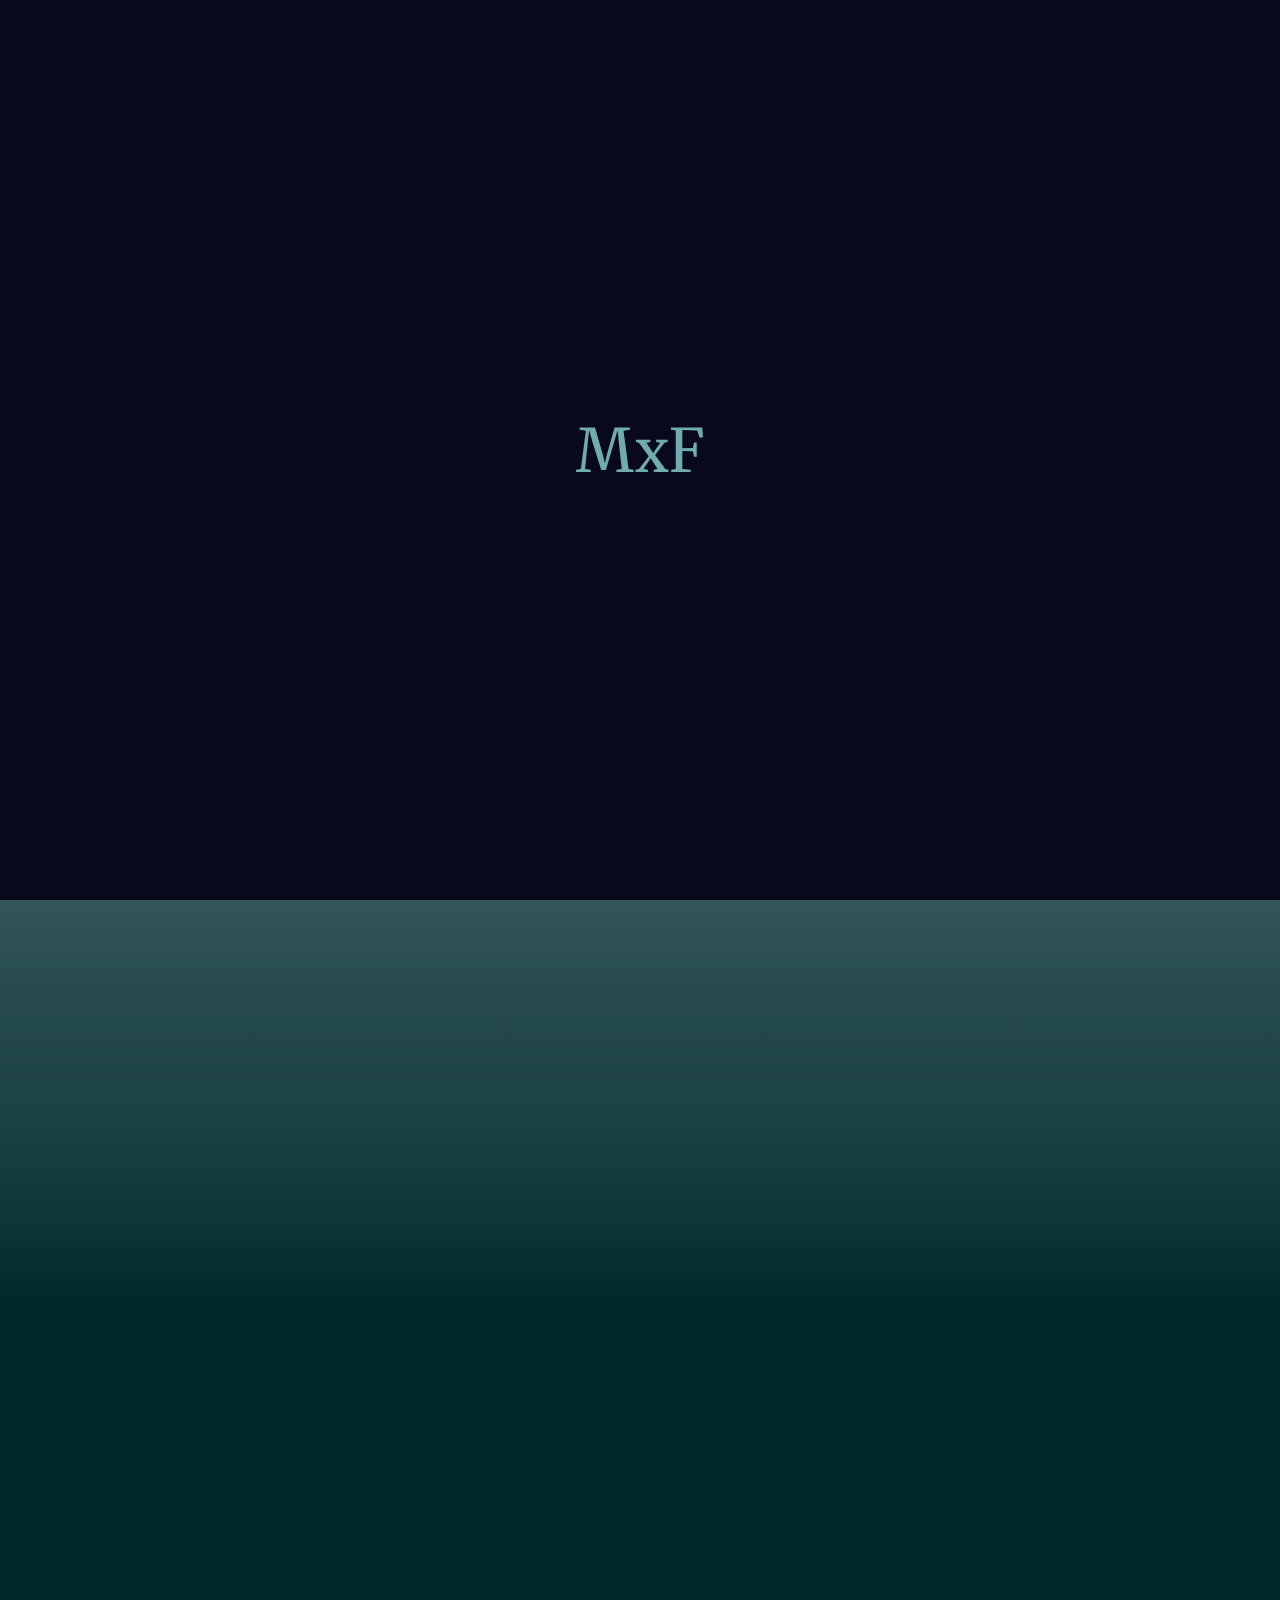
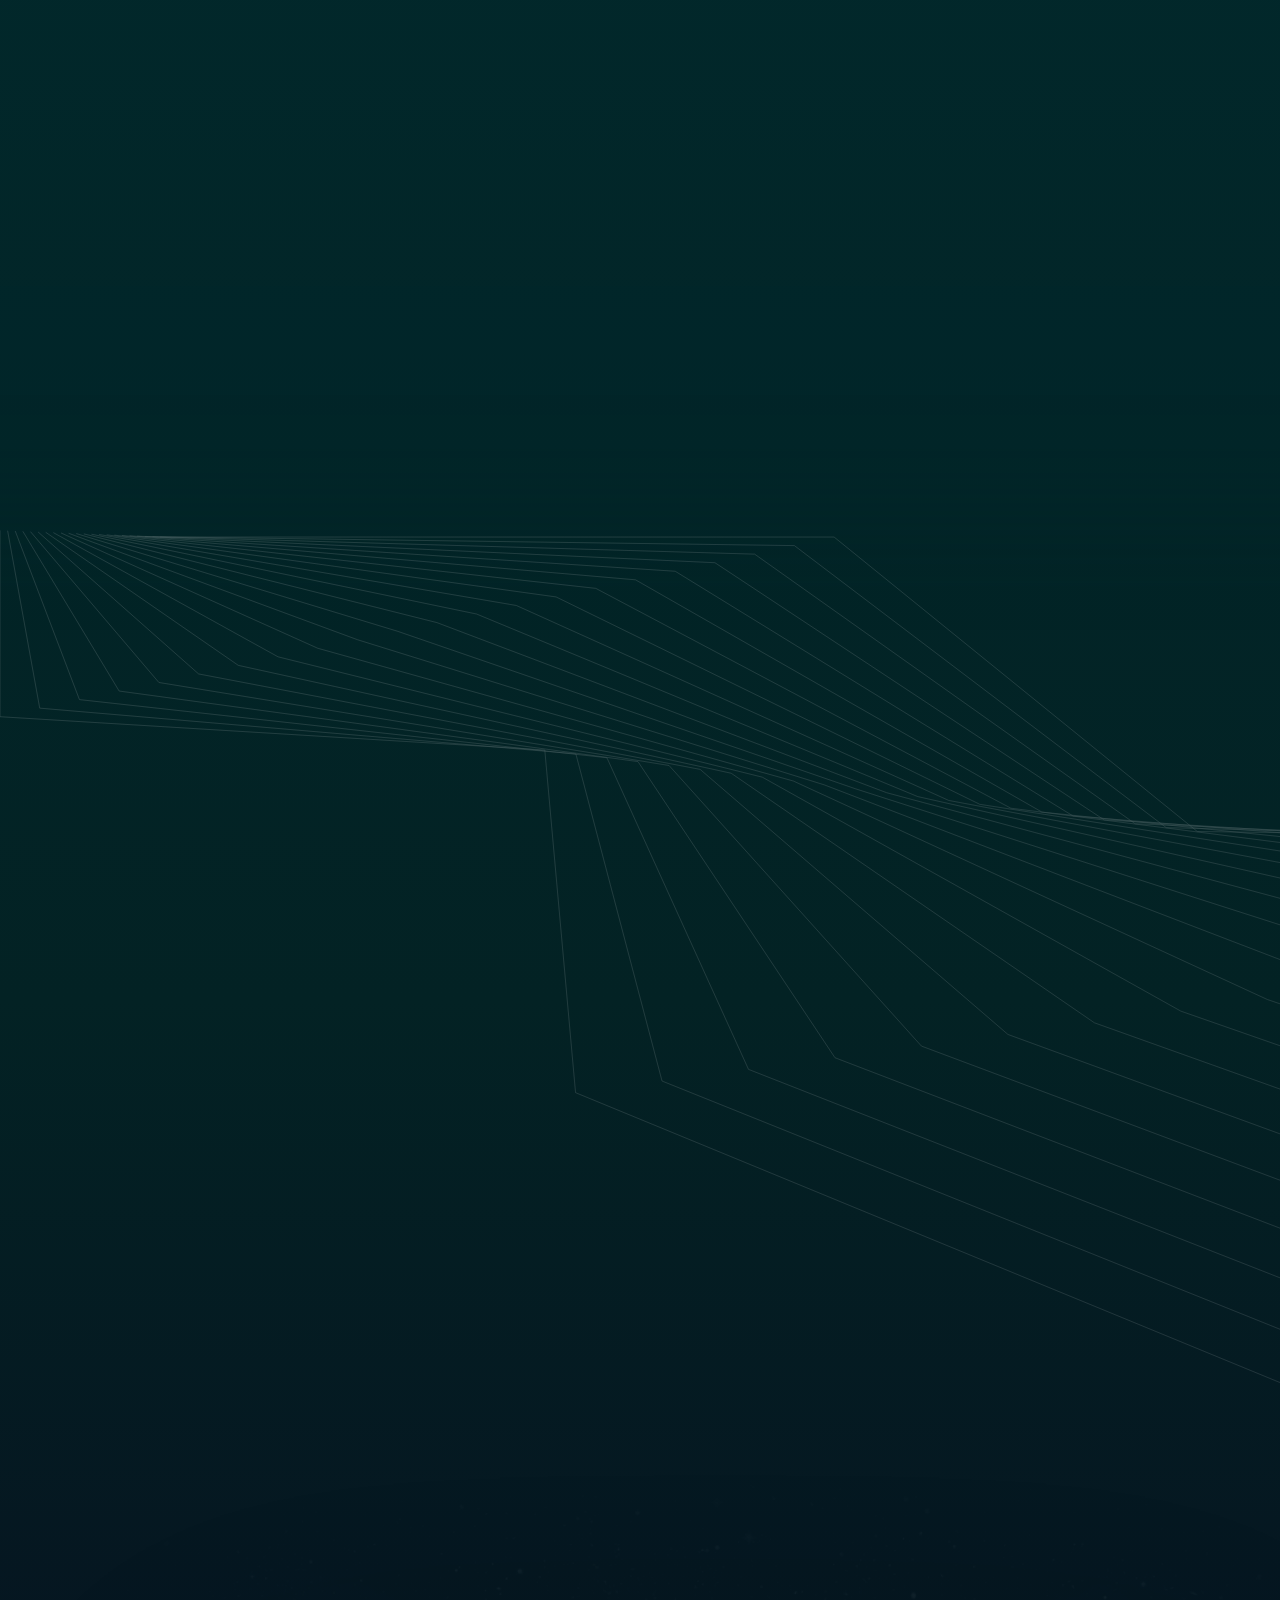
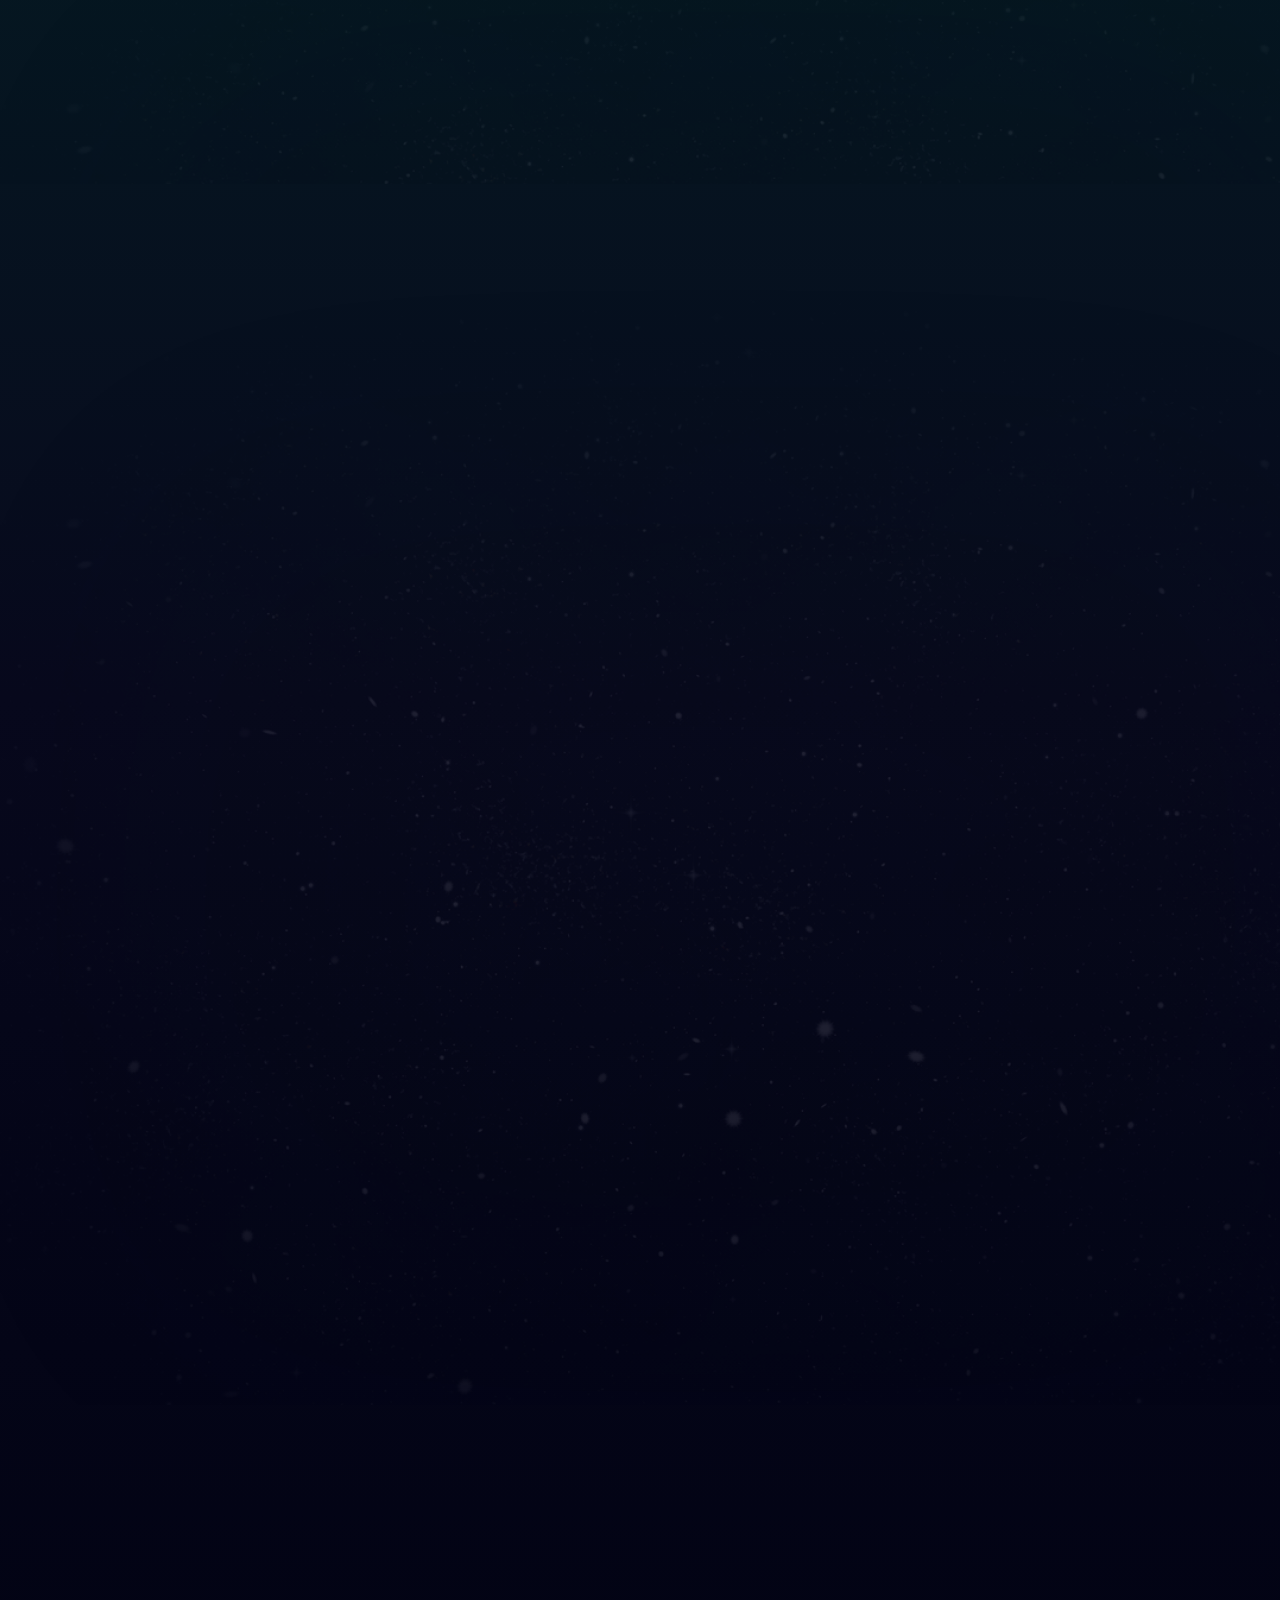
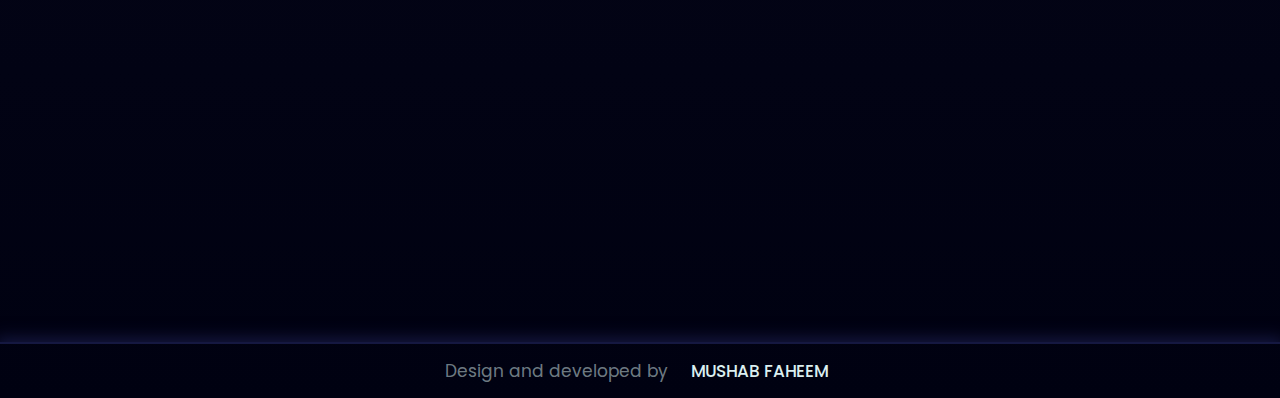
<file: Html Portfolio/index.html>
<!DOCTYPE html>
<html lang="en">

<head>
  <meta charset="UTF-8">
  <meta name="viewport" content="width=device-width, initial-scale=1.0">
  <link rel="stylesheet" href="styles.css">
  <link rel="shortcut icon" href="./images/favi.svg" type="image/x-icon">
  <link href="https://unpkg.com/aos@2.3.1/dist/aos.css" rel="stylesheet">
  <title>Mushab Faheem</title>
  <link rel="preconnect" href="https://fonts.googleapis.com">
  <link rel="preconnect" href="https://fonts.gstatic.com" crossorigin>
  <link
    href="https://fonts.googleapis.com/css2?family=Poppins:ital,wght@0,100;0,200;0,300;0,400;0,500;0,600;0,700;0,800;0,900;1,100;1,200;1,300;1,400;1,500;1,600;1,700;1,800;1,900&display=swap"
    rel="stylesheet">

    
    <link rel="preconnect" href="https://fonts.googleapis.com">
<link rel="preconnect" href="https://fonts.gstatic.com" crossorigin>
<link href="https://fonts.googleapis.com/css2?family=Merriweather:ital,wght@0,300;0,400;0,700;0,900;1,300;1,400;1,700;1,900&family=Truculenta:opsz,wght@12..72,100..900&display=swap" rel="stylesheet">


</head>

<body>

 <div class="animation">MxF</div>

  <div class="body">
    <!-- intro section  -->
    <div class="nav">
      <img data-aos="fade-down" src="./images/logo.svg" alt="logo" width="100px">
      <div data-aos="fade-down">
        <a href="mailto:faheem4531@gmail.com">faheem4531@gmail.com</a>
      </div>
    </div>
    <h1 class="name">
      <div class="d-inline" data-aos="fade-right" data-aos-offset="300" data-aos-duration="500"
        data-aos-easing="ease-in-sine">
        Mushab
      </div>
      <div class="d-inline" data-aos="fade-left" data-aos-offset="300" data-aos-duration="500"
        data-aos-easing="ease-in-sine">
        Faheem
      </div>
    </h1>
    <h3 class=" title" data-aos="fade-up">Creative Developer</h3>
    <p class="caption" data-aos="fade-up">"-Transforming ideas into action through the power of code."</p>
  </div>

  <!-- Experience  -->
  <div class="experience expereince-shadow">
    <div data-aos="fade-up">
      <p class="experience-text">Experience</p>
    </div>
    <div class="expo1">
      <div class="expo-title" data-aos="fade-left" data-aos-duration="500">Domestic Client</div>
      <p data-aos="fade-right">Lorem ipsum dolor sit amet consectetur adipisicing elit. Eos temporibus tenetur
        reprehenderit,
        autem nemo quidem. Molestiae dolor facilis molestias repellendus quae quam, voluptatum suscipit et
        consectetur excepturi error iure? Ut!Lorem ipsum dolor sit amet consectetur adipisicing elit. Eos temporibus
        tenetur reprehenderit,
        autem nemo quidem. Molestiae dolor facilis molestias repellendus quae quam, voluptatum suscipit et
        consectetur excepturi error iure? Ut!</p>
    </div>
    <div class="expo1">
      <div class="expo-title" data-aos="fade-left" data-aos-duration="500">TDC - The Dec Corporate</div>
      <p data-aos="fade-right"><span class="exp-intervals">3rd interval </span> Lorem ipsum dolor sit amet
        consectetur
        adipisicing elit. Eos
        temporibus tenetur reprehenderit,,
        autem nemo quidem. Molestiae dolor facilis molestias repellendus quae quam, voluptatum suscipit et
        consectetur excepturi error iure? Ut!</p>
      <p data-aos="fade-right"><span class="exp-intervals">2nd interval </span>
        Lorem ipsum dolor sit amet consectetur adipisicing elit. Eos
        temporibus tenetur reprehenderit,
        autem nemo quidem. Molestiae dolor facilis molestias repellendus quae quam, voluptatum suscipit et
        consectetur excepturi error iure? Ut!Lorem ipsum dolor sit amet consectetur adipisicing elit. Eos temporibus
        tenetur reprehenderit,
      </p>
      <p data-aos="fade-right"><span class="exp-intervals">1st interval </span>I gained comprehensive proficiency in
        HTML, CSS, and
        JavaScript, which allowed me to construct and style web content while also implementing dynamic features for
        enhanced interactivity. Moreover, through active participation in real-time projects, I further refined my
        skills, collaborating within a team to address practical challenges, integrate feedback, and deliver
        high-quality, impactful solutions. This hands-on experience, coupled with my mastery of ReactJS, positions
        me
        strongly to excel in creating sophisticated, user-focused web applications and contribute effectively to
        dynamic
        development environments.</p>
    </div>
  </div>

  <!-- Activities  -->
  <div class="experience activities-bg">
    <div data-aos="fade-up">
      <p class="experience-text">Activities</p>
    </div>
    <!-- 1st activity  -->
    <div class="acti-left" data-aos="zoom-in">
      <div class="acti-title">Junior Intern <span class="linked">AT</span> TDC</div>
      <div>
        <span class="start-t">2022 - 8</span> > <span class="end-t">2022 - 11</span>
      </div>
    </div>

    <!-- 2nd activity  -->
    <div class="acti-right " data-aos="zoom-in">
      <div class="acti-title">Local Projects</div>
      <div>
        <span class="start-t">2022</span> > <span class="end-t">TODAY</span>
      </div>
    </div>

    <!-- 3rd activity  -->
    <div class="acti-left" data-aos="zoom-in">
      <div class="acti-title">Problem Solving <span class="linked">AT</span> HackerRank</div>
      <div>
        <span class="start-t">2022</span> > <span class="end-t">Today</span>
      </div>
    </div>

    <!-- 4th activity  -->
    <div class="acti-right " data-aos="zoom-in">
      <div class="acti-title">Senior Intern <span class="linked">AT</span> TDC</div>
      <div>
        <span class="start-t">2023 - 8</span> > <span class="end-t">2023 - 11 </span>
      </div>
    </div>

    <!-- 5th activity  -->
    <div class="acti-left" data-aos="zoom-in">
      <div class="acti-title">Remote Work <span class="linked">AT</span> TDC</div>
      <div>
        <span class="start-t">2023 - 11</span> > <span class="end-t">Today</span>
      </div>
    </div>

    <!-- 6th activity  -->
    <div class="acti-right " data-aos="zoom-in">
      <div class="acti-title">Semester Projects</div>
      <div>
        <span class="start-t">2022</span> > <span class="end-t">TODAY</span>
      </div>
    </div>
  </div>

  <!-- Skills  -->
  <div class="experience project-bg">
    <div data-aos="fade-up">
      <p class="experience-text">Experties</p>
    </div>
    <div class="marquee">
      <div class="marqueeone" data-aos="fade-up-right">
        <a class="skill" href="#">MOBILE APPLICATIONS</a>
        <a class="skill" href="#">PROBLEM SOLVING</a>
        <a class="skill" href="#">JAVASCRIPT</a>
        <a class="skill" href="#">REACT JS</a>
        <a class="skill" href="#">NEXT JS</a>
      </div>
      <div class="marqueetwo">
        <a class="skill" href="#">REACT 3F</a>
        <a class="skill" href="#">THREE JS</a>
        <a class="skill" href="#">HTML</a>
        <a class="skill" href="#">CSS</a>
        <a class="skill" href="#">BOOTSTRAP</a>
      </div>
      <div class="marqueethree">
        <a class="skill" href="#">TEAM LEAD</a>
        <a class="skill" href="#">SASS</a>
        <a class="skill" href="#">KOTLIN</a>
        <a class="skill" href="#">C++</a>
        <a class="skill" href="#">GIT</a>
      </div>
      <div class="marqueefour">
        <a class="skill" href="#">GITHUB</a>
        <a class="skill" href="#">RESPONSIVENESS</a>
        <a class="skill" href="#">MUI</a>
        <a class="skill" href="#">WEB DEVELOPMENT</a>
        <a class="skill" href="#">TAILWIND</a>
      </div>
    </div>
  </div>

  <!-- Projects  -->
  <div class="experience project-bg">
    <div data-aos="fade-up">
      <p class="experience-text">Projects</p>
    </div>
    <div class="projects">
      <div class="p-col-1">
        <!-- card - 1  -->
        <div class="project-card" data-aos="fade-down-right">
          <h2>MOBIUS</h2>
          <div class="major-p">
            <p class="tx">Major </p>
            <div class="lang">
              <span>Next js </span>
              <span>React 3F </span>
            </div>
          </div>
          <div class="about-p">
            <p class="tx">About </p>
            <span>Lorem, ipsum dolor sit amet consectetur adipisicing elit. Suscipit non, iusto
              odio nostrum
              similique</span>
          </div>

          <div class="about-p role">
            <p class="tx">Role </p>
            <div class="role-mode">Lead</div>
            <div class="role-mode">Individual</div>
          </div>

          <div class="time-logo-wraper">
            <div class="time-period">
              <p class="tx">Time Period -</p>
              <div>3 Months</div>
            </div>

            <div class="logo-container">
              <a href="https://github.com/faheem4531/Mobius">
                <img class="github-logo" src="./images/github.svg" alt="logo">
              </a>
              <a href="https://mobius-website.vercel.app/">
                <img class="www-logo" src="./images/www.svg" alt="logo">
              </a>
            </div>

          </div>

        </div>
        <!-- card - 2  -->
        <div class="project-card" data-aos="fade-down-left">
          <h2>File Drive</h2>
          <div class="major-p">
            <p class="tx">Major </p>
            <div class="lang">
              <span>Kotlin</span>
              <span>Firebase</span>
            </div>
          </div>
          <div class="about-p">
            <p class="tx">About </p>
            <span>Lorem, ipsum dolor sit amet consectetur adipisicing elit. Suscipit non, iusto
              odio nostrum
              similique</span>
          </div>

          <div class="about-p role">
            <p class="tx">Role </p>
            <div class="role-mode">Lead</div>
            <div class="role-mode">Individual</div>
          </div>

          <div class="time-logo-wraper">
            <div class="time-period">
              <p class="tx">Time Period -</p>
              <div>2 Months</div>
            </div>

            <div class="logo-container">
              <a href="https://github.com/faheem4531/fileDrive/tree/master/FileDrive">
                <img class="github-logo" src="./images/github.svg" alt="logo">
              </a>
              <a>
                <img class="www-logo no-link" src="./images/www.svg" alt="logo">
              </a>
            </div>

          </div>

        </div>
      </div>
      <div class="p-col-1">
        <!-- card - 1  -->
        <div class="project-card" data-aos="fade-up-right">
          <h2>rentnation</h2>
          <div class="major-p">
            <p class="tx">Major </p>
            <div class="lang">
              <span>React js</span>
              <span>React Bootstrap </span>
            </div>
          </div>
          <div class="about-p">
            <p class="tx">About </p>
            <span>Lorem, ipsum dolor sit amet consectetur adipisicing elit. Suscipit non, iusto
              odio nostrum
              similique</span>
          </div>

          <div class="about-p role">
            <p class="tx">Role </p>
            <div class="role-mode">Member</div>
            <div class="role-mode">UI</div>
            <div class="role-mode">Rnd</div>
            <div class="role-mode">Fixes</div>
          </div>

          <div class="time-logo-wraper">
            <div class="time-period">
              <p class="tx">Time Period -</p>
              <div>1 Months</div>
            </div>

            <div class="logo-container">
              <a href="https://github.com/faheem4531/RentNation">
                <img class="github-logo" src="./images/github.svg" alt="logo">
              </a>
              <a>
                <img class="www-logo  no-link" src="./images/www.svg" alt="logo">
              </a>
            </div>

          </div>

        </div>
        <!-- card - 2  -->
        <div class="project-card" data-aos="fade-up-left">
          <h2>Calder Capital</h2>
          <div class="major-p">
            <p class="tx">Major </p>
            <div class="lang">
              <span>React js</span>
              <span>Redux</span>
            </div>
          </div>
          <div class="about-p">
            <p class="tx">About </p>
            <span>Lorem, ipsum dolor sit amet consectetur adipisicing elit. Suscipit non, iusto
              odio nostrum
              similique</span>
          </div>

          <div class="about-p role">
            <p class="tx">Role </p>
            <div class="role-mode">Updation</div>
            <div class="role-mode">Debug</div>
            <div class="role-mode"> New Features</div>
            <div class="role-mode">Fixes</div>
          </div>

          <div class="time-logo-wraper">
            <div class="time-period">
              <p class="tx">Time Period -</p>
              <div>4 Months</div>
            </div>

            <div class="logo-container">
              <a href="https://github.com/faheem4531/calder-capital-frontend">
                <img class="github-logo" src="./images/github.svg" alt="logo">
              </a>
              <a href="https://www.1099comp.com/">
                <img class="www-logo" src="./images/www.svg" alt="logo">
              </a>
            </div>

          </div>

        </div>
      </div>
      <a data-aos="zoom-out" data-aos-offset="300" data-aos-easing="ease-in-sine" href="./projects.html"
        class="view-more">
        View More
        <img src="./images/more.svg" alt="logo">
      </a>
    </div>
  </div>

  <!-- Contact me  -->
  <div class="experience ">
    <div data-aos="fade-up">
      <p class="experience-text">Connect</p>
    </div>
    <div class="Contact">
      <div class="left-sec" data-aos="fade-right" data-aos-offset="300" data-aos-easing="ease-in-sine">
        <h2>Contact Me</h2>
        <p>Have a project in mind that demands creativity and innovation? Look no further! I'm here to help.
          Contact
          Now!
        </p>
        <div class="contact-logos">
          <a href="https://www.facebook.com/mushab.faheem.3">
            <img src="./images/fb.svg" alt="logo">
          </a>
          <a href="https://www.linkedin.com/in/mushab-faheem-365348245/">
            <img src="./images/li.svg" alt="logo">
          </a>
          <a href="https://twitter.com/MushabxFaheem">
            <img src="./images/x.svg" alt="logo">
          </a>
          <a href="https://r3f-portfolio-faheem.netlify.app/">
            <img src="./images/www-2.svg" alt="logo">
          </a>
          <a href="https://www.instagram.com/mushabxfaheem/">
            <img class="insta-logo" src="./images/insta.svg" alt="logo">
          </a>
        </div>
      </div>
      <div class="right-sec" data-aos="fade-left" data-aos-offset="300" data-aos-easing="ease-in-sine">
        <div class="r-s-wraper">
          <a href="tel:+923085727479">
            <img src="./images/phone.svg" alt="logo">
          </a>
          <p>+92 3085727479</p>
        </div>
        <div class="r-s-wraper">
          <a href="mailto:faheem4531@gmail.com">
            <img src="./images/mail.svg" alt="logo">
          </a>
          <p>faheem4531@gmail.com</p>
        </div>
        <div class="r-s-wraper">
          <a href="https://www.google.com/maps/place/Lahore">
            <img src="./images/location.svg" alt="logo">
          </a>
          <p>Lahore, Pakistan</p>
        </div>
      </div>
    </div>
  </div>

  <!-- footer  -->
  <div class="footer">Design and developed by
    <a class="footer-name" href="https://mushab-faheem-portfolio.netlify.app/">MUSHAB FAHEEM </a>
  </div>


  <script src="https://unpkg.com/aos@2.3.1/dist/aos.js"></script>
  <script>
    AOS.init();
  </script>
</body>

</html>
</file>
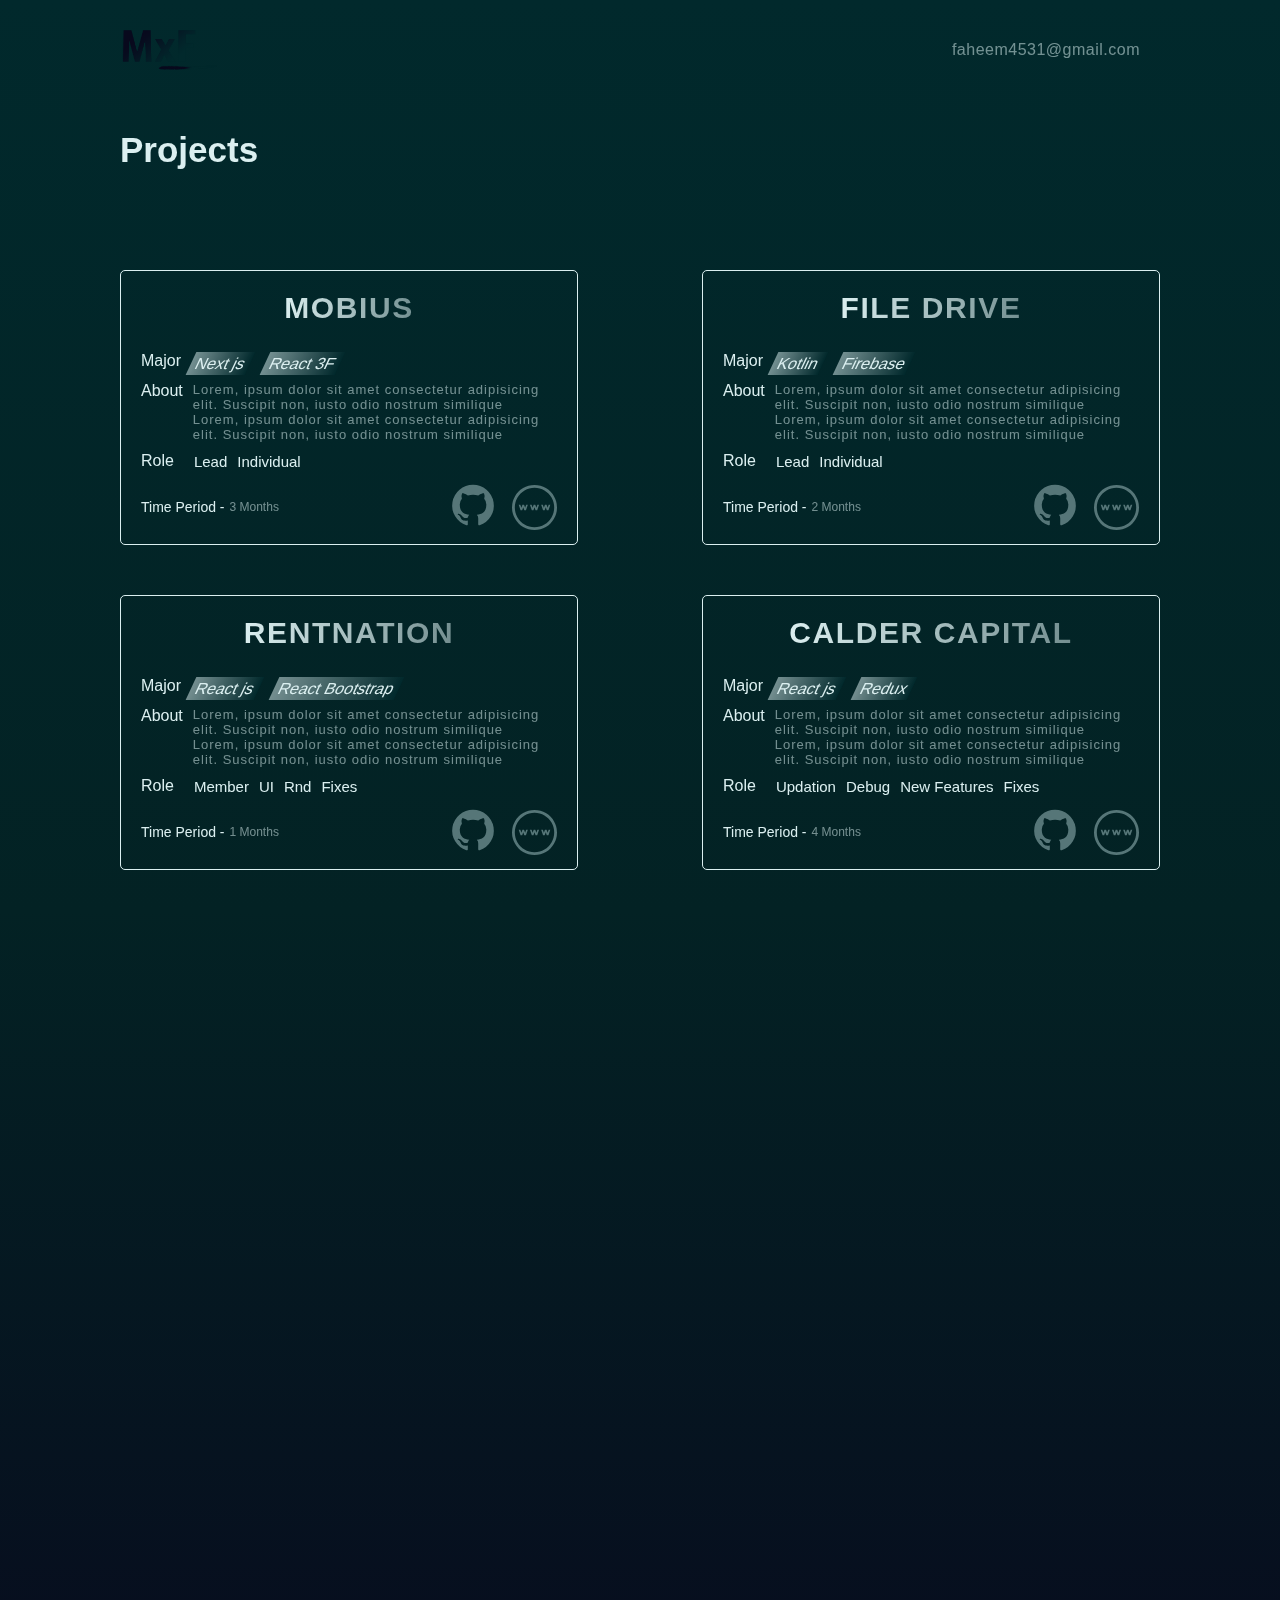
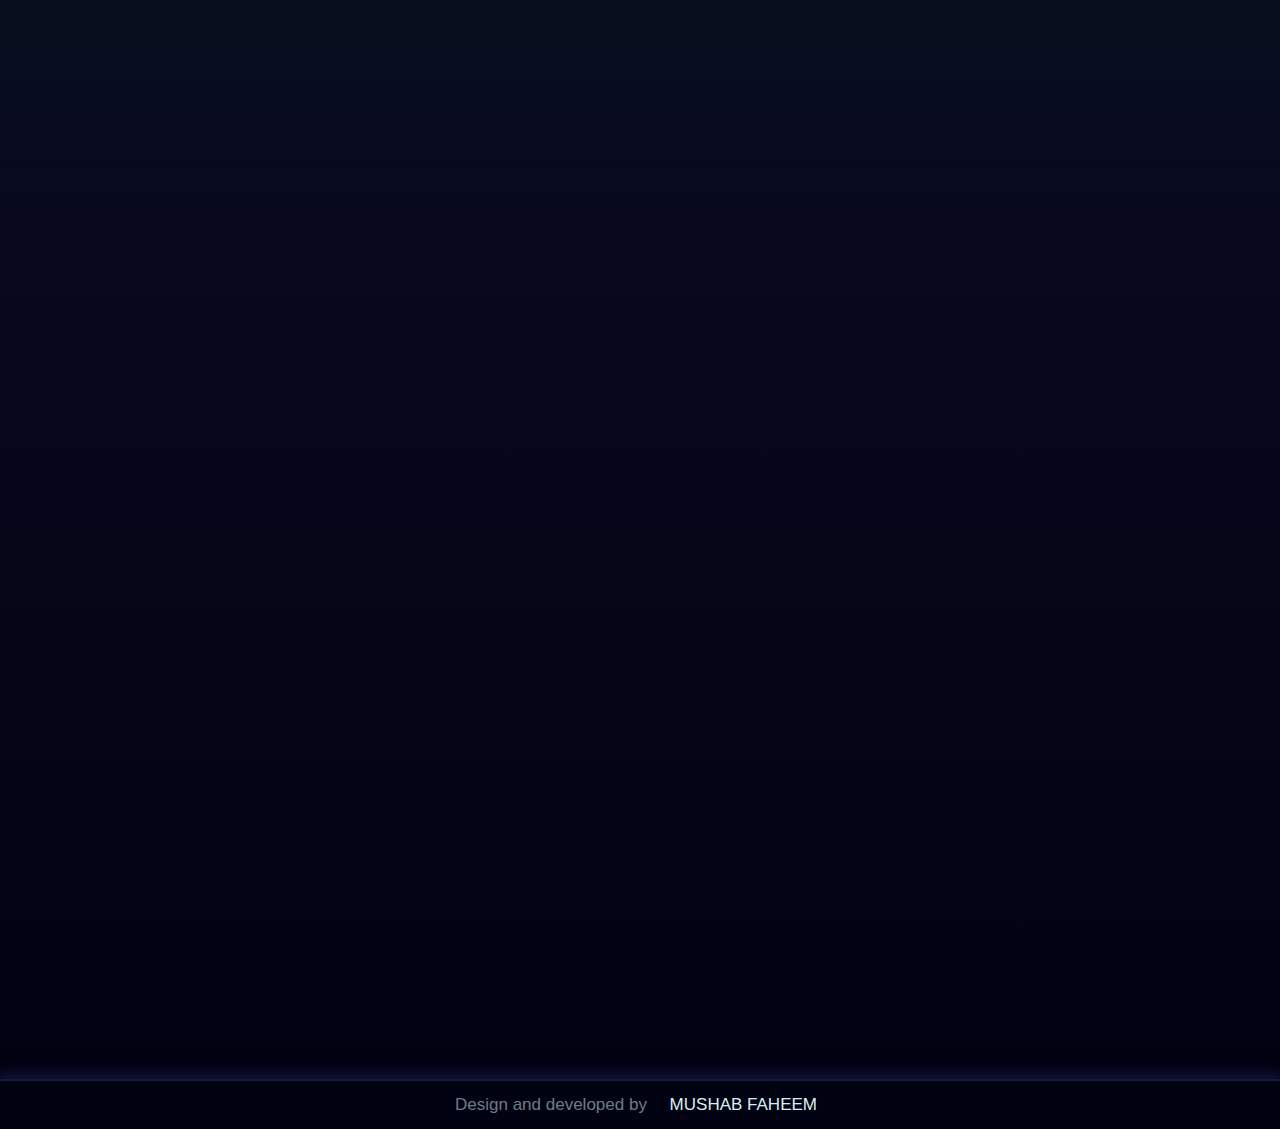
<file: Html Portfolio/projects.html>
<!DOCTYPE html>
<html lang="en">

<head>
  <meta charset="UTF-8">
  <meta name="viewport" content="width=device-width, initial-scale=1.0">
  <link href="https://unpkg.com/aos@2.3.1/dist/aos.css" rel="stylesheet">
  <title>Mushab Faheem</title>
  <link rel="stylesheet" href="styles.css">
</head>

<body>
  <div class="project-body">

    <!-- intro section  -->
    <div class="nav nav2">
      <img data-aos="fade-down" src="./images/logo.svg" alt="logo" width="100px">
      <a data-aos="fade-down" class="project-nav-email" href="mailto:faheem4531@gmail.com">faheem4531@gmail.com</a>
    </div>

    <!-- Projects  -->
    <div class="project-page">
      <p class="project-title" data-aos="fade-right">Projects</p>
      <div class="projects">
        <!-- row 1 -->
        <div class="p-col-1">
          <!-- card - 1  -->
          <div class="project-card" data-aos="fade-down-right">
            <h2>MOBIUS</h2>
            <div class="major-p">
              <p class="tx">Major </p>
              <div class="lang">
                <span>Next js </span>
                <span>React 3F </span>
              </div>
            </div>
            <div class="about-p">
              <p class="tx">About </p>
              <span>Lorem, ipsum dolor sit amet consectetur adipisicing elit. Suscipit non, iusto
                odio nostrum similique Lorem, ipsum dolor sit amet consectetur adipisicing elit. Suscipit non, iusto
                odio nostrum similique</span>
            </div>

            <div class="about-p role">
              <p class="tx">Role </p>
              <div class="role-mode">Lead</div>
              <div class="role-mode">Individual</div>
            </div>

            <div class="time-logo-wraper">
              <div class="time-period">
                <p class="tx">Time Period -</p>
                <div>3 Months</div>
              </div>

              <div class="logo-container">
                <a href="https://github.com/faheem4531/Mobius">
                  <img class="github-logo" src="./images/github.svg" alt="logo">
                </a>
                <a href="https://mobius-website.vercel.app/">
                  <img class="www-logo" src="./images/www.svg" alt="logo">
                </a>
              </div>

            </div>

          </div>
          <!-- card - 2  -->
          <div class="project-card" data-aos="fade-down-left">
            <h2>File Drive</h2>
            <div class="major-p">
              <p class="tx">Major </p>
              <div class="lang">
                <span>Kotlin</span>
                <span>Firebase</span>
              </div>
            </div>
            <div class="about-p">
              <p class="tx">About </p>
              <span>Lorem, ipsum dolor sit amet consectetur adipisicing elit. Suscipit non, iusto
                odio nostrum similique Lorem, ipsum dolor sit amet consectetur adipisicing elit. Suscipit non, iusto
                odio nostrum similique</span>
            </div>

            <div class="about-p role">
              <p class="tx">Role </p>
              <div class="role-mode">Lead</div>
              <div class="role-mode">Individual</div>
            </div>

            <div class="time-logo-wraper">
              <div class="time-period">
                <p class="tx">Time Period -</p>
                <div>2 Months</div>
              </div>

              <div class="logo-container">
                <a href="https://github.com/faheem4531/fileDrive/tree/master/FileDrive">
                  <img class="github-logo" src="./images/github.svg" alt="logo">
                </a>
                <a>
                  <img class="www-logo no-link" src="./images/www.svg" alt="logo">
                </a>
              </div>

            </div>

          </div>
        </div>
        <!-- row 2  -->
        <div class="p-col-1">
          <!-- card - 3  -->
          <div class="project-card" data-aos="fade-right">
            <h2>rentnation</h2>
            <div class="major-p">
              <p class="tx">Major </p>
              <div class="lang">
                <span>React js</span>
                <span>React Bootstrap </span>
              </div>
            </div>
            <div class="about-p">
              <p class="tx">About </p>
              <span>Lorem, ipsum dolor sit amet consectetur adipisicing elit. Suscipit non, iusto
                odio nostrum similique Lorem, ipsum dolor sit amet consectetur adipisicing elit. Suscipit non, iusto
                odio nostrum similique</span>
            </div>

            <div class="about-p role">
              <p class="tx">Role </p>
              <div class="role-mode">Member</div>
              <div class="role-mode">UI</div>
              <div class="role-mode">Rnd</div>
              <div class="role-mode">Fixes</div>
            </div>

            <div class="time-logo-wraper">
              <div class="time-period">
                <p class="tx">Time Period -</p>
                <div>1 Months</div>
              </div>

              <div class="logo-container">
                <a href="https://github.com/faheem4531/RentNation">
                  <img class="github-logo" src="./images/github.svg" alt="logo">
                </a>
                <a>
                  <img class="www-logo  no-link" src="./images/www.svg" alt="logo">
                </a>
              </div>

            </div>

          </div>
          <!-- card - 4  -->
          <div class="project-card" data-aos="fade-left">
            <h2>Calder Capital</h2>
            <div class="major-p">
              <p class="tx">Major </p>
              <div class="lang">
                <span>React js</span>
                <span>Redux</span>
              </div>
            </div>
            <div class="about-p">
              <p class="tx">About </p>
              <span>Lorem, ipsum dolor sit amet consectetur adipisicing elit. Suscipit non, iusto
                odio nostrum similique Lorem, ipsum dolor sit amet consectetur adipisicing elit. Suscipit non, iusto
                odio nostrum similique</span>
            </div>

            <div class="about-p role">
              <p class="tx">Role </p>
              <div class="role-mode">Updation</div>
              <div class="role-mode">Debug</div>
              <div class="role-mode"> New Features</div>
              <div class="role-mode">Fixes</div>
            </div>

            <div class="time-logo-wraper">
              <div class="time-period">
                <p class="tx">Time Period -</p>
                <div>4 Months</div>
              </div>

              <div class="logo-container">
                <a href="https://github.com/faheem4531/calder-capital-frontend">
                  <img class="github-logo" src="./images/github.svg" alt="logo">
                </a>
                <a href="https://www.1099comp.com/">
                  <img class="www-logo" src="./images/www.svg" alt="logo">
                </a>
              </div>

            </div>

          </div>
        </div>
        <!-- row 3  -->
        <div class="p-col-1">
          <!-- card - 5  -->
          <div class="project-card" data-aos="fade-right">
            <h2>envoy health</h2>
            <div class="major-p">
              <p class="tx">Major </p>
              <div class="lang">
                <span>Html</span>
                <span>CSS </span>
                <span>Js </span>
              </div>
            </div>
            <div class="about-p">
              <p class="tx">About </p>
              <span>Lorem, ipsum dolor sit amet consectetur adipisicing elit. Suscipit non, iusto
                odio nostrum similique Lorem, ipsum dolor sit amet consectetur adipisicing elit. Suscipit non, iusto
                odio nostrum similique</span>
            </div>

            <div class="about-p role">
              <p class="tx">Role </p>
              <div class="role-mode">Lead</div>
              <div class="role-mode">Individual</div>
            </div>

            <div class="time-logo-wraper">
              <div class="time-period">
                <p class="tx">Time Period -</p>
                <div>20 days</div>
              </div>

              <div class="logo-container">
                <a href="https://github.com/faheem4531/RentNation">
                  <img class="github-logo" src="./images/github.svg" alt="logo">
                </a>
                <a>
                  <img class="www-logo  no-link" src="./images/www.svg" alt="logo">
                </a>
              </div>

            </div>

          </div>
          <!-- card - 6  -->
          <div class="project-card" data-aos="fade-left">
            <h2>Job Portal</h2>
            <div class="major-p">
              <p class="tx">Major </p>
              <div class="lang">
                <span>Next js</span>
                <span>Mui</span>
              </div>
            </div>
            <div class="about-p">
              <p class="tx">About </p>
              <span>Lorem, ipsum dolor sit amet consectetur adipisicing elit. Suscipit non, iusto
                odio nostrum similique Lorem, ipsum dolor sit amet consectetur adipisicing elit. Suscipit non, iusto
                odio nostrum similique</span>
            </div>

            <div class="about-p role">
              <p class="tx">Role </p>
              <div class="role-mode">Lead</div>
              <div class="role-mode">Team</div>
              <div class="role-mode">Fixes</div>
            </div>

            <div class="time-logo-wraper">
              <div class="time-period">
                <p class="tx">Time Period -</p>
                <div>4 Months</div>
              </div>

              <div class="logo-container">
                <a href="https://github.com/faheem4531/calder-capital-frontend">
                  <img class="github-logo" src="./images/github.svg" alt="logo">
                </a>
                <a href="https://www.1099comp.com/">
                  <img class="www-logo" src="./images/www.svg" alt="logo">
                </a>
              </div>

            </div>

          </div>
        </div>
        <!-- row 4  -->
        <div class="p-col-1">
          <!-- card - 7  -->
          <div class="project-card" data-aos="fade-right">
            <h2>iconic tours</h2>
            <div class="major-p">
              <p class="tx">Major </p>
              <div class="lang">
                <span>React js</span>
              </div>
            </div>
            <div class="about-p">
              <p class="tx">About </p>
              <span>Lorem, ipsum dolor sit amet consectetur adipisicing elit. Suscipit non, iusto
                odio nostrum similique Lorem, ipsum dolor sit amet consectetur adipisicing elit. Suscipit non, iusto
                odio nostrum similique</span>
            </div>

            <div class="about-p role">
              <p class="tx">Role </p>
              <div class="role-mode">Add Features</div>
              <div class="role-mode">Api Binding</div>
            </div>

            <div class="time-logo-wraper">
              <div class="time-period">
                <p class="tx">Time Period -</p>
                <div>20 days</div>
              </div>

              <div class="logo-container">
                <a href="https://github.com/faheem4531/RentNation">
                  <img class="github-logo" src="./images/github.svg" alt="logo">
                </a>
                <a>
                  <img class="www-logo  no-link" src="./images/www.svg" alt="logo">
                </a>
              </div>

            </div>

          </div>
          <!-- card - 8  -->
          <div class="project-card" data-aos="fade-left">
            <h2>Spotium</h2>
            <div class="major-p">
              <p class="tx">Major </p>
              <div class="lang">
                <span>Angular</span>
                <span>Sass</span>
                <span>Metronic</span>
              </div>
            </div>
            <div class="about-p">
              <p class="tx">About </p>
              <span>Lorem, ipsum dolor sit amet consectetur adipisicing elit. Suscipit non, iusto
                odio nostrum similique Lorem, ipsum dolor sit amet consectetur adipisicing elit. Suscipit non, iusto
                odio nostrum similique</span>
            </div>

            <div class="about-p role">
              <p class="tx">Role </p>
              <div class="role-mode">UI </div>
              <div class="role-mode">RND</div>
              <div class="role-mode">Figma</div>
            </div>

            <div class="time-logo-wraper">
              <div class="time-period">
                <p class="tx">Time Period -</p>
                <div>3 Months</div>
              </div>

              <div class="logo-container">
                <a href="https://github.com/faheem4531/calder-capital-frontend">
                  <img class="github-logo" src="./images/github.svg" alt="logo">
                </a>
                <a href="https://www.1099comp.com/">
                  <img class="www-logo" src="./images/www.svg" alt="logo">
                </a>
              </div>

            </div>

          </div>
        </div>
        <!-- row 5  -->
        <div class="p-col-1">
          <!-- card - 9  -->
          <div class="project-card" data-aos="fade-right">
            <h2>Model Portfolio</h2>
            <div class="major-p">
              <p class="tx">Major </p>
              <div class="lang">
                <span>React js</span>
                <span>React 3F</span>
              </div>
            </div>
            <div class="about-p">
              <p class="tx">About </p>
              <span>Lorem, ipsum dolor sit amet consectetur adipisicing elit. Suscipit non, iusto
                odio nostrum similique Lorem, ipsum dolor sit amet consectetur adipisicing elit. Suscipit non, iusto
                odio nostrum similique</span>
            </div>

            <div class="about-p role">
              <p class="tx">Role </p>
              <div class="role-mode">Individual</div>
            </div>

            <div class="time-logo-wraper">
              <div class="time-period">
                <p class="tx">Time Period -</p>
                <div>3 days</div>
              </div>

              <div class="logo-container">
                <a href="https://github.com/faheem4531/RentNation">
                  <img class="github-logo" src="./images/github.svg" alt="logo">
                </a>
                <a>
                  <img class="www-logo  no-link" src="./images/www.svg" alt="logo">
                </a>
              </div>

            </div>

          </div>
          <!-- card - 10  -->
          <div class="project-card" data-aos="fade-left">
            <h2>Your London Chauffeur</h2>
            <div class="major-p">
              <p class="tx">Major </p>
              <div class="lang">
                <span>Next js</span>
              </div>
            </div>
            <div class="about-p">
              <p class="tx">About </p>
              <span>Lorem, ipsum dolor sit amet consectetur adipisicing elit. Suscipit non, iusto
                odio nostrum similique Lorem, ipsum dolor sit amet consectetur adipisicing elit. Suscipit non, iusto
                odio nostrum similique</span>
            </div>

            <div class="about-p role">
              <p class="tx">Role </p>
              <div class="role-mode">Add ui Features</div>
              <div class="role-mode">Optimization</div>
            </div>

            <div class="time-logo-wraper">
              <div class="time-period">
                <p class="tx">Time Period -</p>
                <div>1 Months</div>
              </div>

              <div class="logo-container">
                <a href="https://github.com/faheem4531/calder-capital-frontend">
                  <img class="github-logo" src="./images/github.svg" alt="logo">
                </a>
                <a href="https://www.1099comp.com/">
                  <img class="www-logo" src="./images/www.svg" alt="logo">
                </a>
              </div>

            </div>

          </div>
        </div>
        <!-- row 6  -->
        <div class="p-col-1">
          <!-- card - 11  -->
          <div class="project-card" data-aos="fade-right">
            <h2>Life Script</h2>
            <div class="major-p">
              <p class="tx">Major </p>
              <div class="lang">
                <span>Next js</span>
                <span>MUI</span>
              </div>
            </div>
            <div class="about-p">
              <p class="tx">About </p>
              <span>Lorem, ipsum dolor sit amet consectetur adipisicing elit. Suscipit non, iusto
                odio nostrum similique Lorem, ipsum dolor sit amet consectetur adipisicing elit. Suscipit non, iusto
                odio nostrum similique</span>
            </div>

            <div class="about-p role">
              <p class="tx">Role </p>
              <div class="role-mode">Team Member</div>
              <div class="role-mode">Frontend</div>
              <div class="role-mode">UI</div>
            </div>

            <div class="time-logo-wraper">
              <div class="time-period">
                <p class="tx">Time Period -</p>
                <div>2 Months</div>
              </div>

              <div class="logo-container">
                <a href="https://github.com/faheem4531/RentNation">
                  <img class="github-logo" src="./images/github.svg" alt="logo">
                </a>
                <a>
                  <img class="www-logo  no-link" src="./images/www.svg" alt="logo">
                </a>
              </div>

            </div>

          </div>
          <!-- card - 12  -->
          <div class="project-card" data-aos="fade-left">
            <h2>Vult</h2>
            <div class="major-p">
              <p class="tx">Major </p>
              <div class="lang">
                <span>Next js</span>
              </div>
            </div>
            <div class="about-p">
              <p class="tx">About </p>
              <span>Lorem, ipsum dolor sit amet consectetur adipisicing elit. Suscipit non, iusto
                odio nostrum similique Lorem, ipsum dolor sit amet consectetur adipisicing elit. Suscipit non, iusto
                odio nostrum similique</span>
            </div>

            <div class="about-p role">
              <p class="tx">Role </p>
              <div class="role-mode">React to Next Conversion</div>
              <div class="role-mode">Responsiveness</div>
            </div>

            <div class="time-logo-wraper">
              <div class="time-period">
                <p class="tx">Time Period -</p>
                <div>15 Days</div>
              </div>

              <div class="logo-container">
                <a href="https://github.com/faheem4531/calder-capital-frontend">
                  <img class="github-logo" src="./images/github.svg" alt="logo">
                </a>
                <a href="https://www.1099comp.com/">
                  <img class="www-logo" src="./images/www.svg" alt="logo">
                </a>
              </div>

            </div>

          </div>
        </div>
        <!-- row 7  -->
        <div class="p-col-1">
          <!-- card - 13  -->
          <div class="project-card" data-aos="fade-up-right">
            <h2>Marble race</h2>
            <div class="major-p">
              <p class="tx">Major </p>
              <div class="lang">
                <span>React js</span>
                <span>R3F</span>
                <span>R3 Rapier</span>
              </div>
            </div>
            <div class="about-p">
              <p class="tx">About </p>
              <span>Lorem, ipsum dolor sit amet consectetur adipisicing elit. Suscipit non, iusto
                odio nostrum similique Lorem, ipsum dolor sit amet consectetur adipisicing elit. Suscipit non, iusto
                odio nostrum similique</span>
            </div>

            <div class="about-p role">
              <p class="tx">Role </p>
              <div class="role-mode">Individual</div>
            </div>

            <div class="time-logo-wraper">
              <div class="time-period">
                <p class="tx">Time Period -</p>
                <div>18 Days</div>
              </div>

              <div class="logo-container">
                <a href="https://github.com/faheem4531/RentNation">
                  <img class="github-logo" src="./images/github.svg" alt="logo">
                </a>
                <a>
                  <img class="www-logo  no-link" src="./images/www.svg" alt="logo">
                </a>
              </div>

            </div>

          </div>
          <!-- card - 14  -->
          <div class="project-card" data-aos="fade-up-left">
            <h2>TDC Website</h2>
            <div class="major-p">
              <p class="tx">Major </p>
              <div class="lang">
                <span>Next js</span>
                <span>MUI</span>
              </div>
            </div>
            <div class="about-p">
              <p class="tx">About </p>
              <span>Lorem, ipsum dolor sit amet consectetur adipisicing elit. Suscipit non, iusto
                odio nostrum similique Lorem, ipsum dolor sit amet consectetur adipisicing elit. Suscipit non, iusto
                odio nostrum similique</span>
            </div>

            <div class="about-p role">
              <p class="tx">Role </p>
              <div class="role-mode">Team Member</div>
              <div class="role-mode">UI</div>
              <div class="role-mode">MUI</div>
            </div>

            <div class="time-logo-wraper">
              <div class="time-period">
                <p class="tx">Time Period -</p>
                <div>27 Days</div>
              </div>

              <div class="logo-container">
                <a href="https://github.com/faheem4531/calder-capital-frontend">
                  <img class="github-logo" src="./images/github.svg" alt="logo">
                </a>
                <a href="https://www.1099comp.com/">
                  <img class="www-logo" src="./images/www.svg" alt="logo">
                </a>
              </div>

            </div>

          </div>
        </div>
      </div>
    </div>

    <!-- footer  -->
    <div class="footer">Design and developed by
      <a class="footer-name" href="https://mushab-faheem-portfolio.netlify.app/">MUSHAB FAHEEM </a>
    </div>
  </div>



  <script src="https://unpkg.com/aos@2.3.1/dist/aos.js"></script>
  <script>
    AOS.init();
  </script>
</body>

</html>
</file>
<file: Html Portfolio/styles.css>
:root {
  --lite-color: #dbeff0;
  --grey: #dbeff086;
  --lite-dark-color: #01292c;
  --lite-dark-color-2: rgb(3, 34, 36);
  --dark-color: #08091d;
  --darker: #000111;
}

* {
  margin: 0;
  padding: 0;
}

body {
  box-sizing: border-box;
  padding: 0;
  margin: 0;
  background: linear-gradient(to bottom,
      var(--lite-color),
      var(--lite-dark-color),
      var(--lite-dark-color-2),
      var(--dark-color),
      var(--darker));
  font-family: "Poppins", sans-serif;
  font-style: normal;
  user-select: none;
  position: relative;
}

a {
  text-decoration: none;
  color: var(--dark-color);
  font-weight: 500;
  cursor: pointer;
}

.animation{
background-color: var(--dark-color);
position: fixed;
width: 100%;
top: 0;
font-size: 60px;
color: #70abaf;
height: 100vh;
z-index: 1;

font-family: "Merriweather", serif;

display: flex;
justify-content: center;
align-items: center;animation: slideUp 4s ease forwards;
}

@keyframes slideUp {
  from {
    top: 0; /* Start position */
  }
  to {
    top: -100vh; /* End position */
  }
}

.body {
  background-image: url(./images/bg-lines-1.svg);
  background-size: 100%;
  background-repeat: no-repeat;
  box-shadow: 0px 0px 100px 200px #01292c40;
  width: 100%;
  text-align: center;
  color: var(--lite-dark-color);
  height: 100vh;
}

.nav {
  display: flex;
  align-items: center;
  justify-content: space-between;
  margin: 0px 120px 120px;
}

.nav a {
  padding: 10px 20px;
  transition: all 0.8s ease-in-out;
}

.nav a:hover {
  border: 1px solid var(--dark-color);
  box-shadow: 0 0 10px rgba(8, 9, 29, 0.5);
  border-radius: 30px;
  font-weight: 700;
}

.name {
  font-size: 80px;
  font-weight: 600;
  letter-spacing: -1px;
}

.title {
  font-weight: 500;
  margin-top: -10px;
}

.caption {
  margin-top: 40px;
  font-weight: 700;
}

/* Experience  */

.expereince-shadow {
  box-shadow: 0px 30px 100px 200px #01292c40;
}

.experience {
  text-align: center;
  padding-top: 100px;
}

.experience-text {
  border: 1px solid var(--lite-color);
  padding: 10px 20px;
  border-radius: 25px;
  display: inline;
  color: var(--lite-color);
  align-self: center;
  letter-spacing: 0.5rem;
}

.expo1 {
  margin: 70px 30% 70px 150px;
  text-align: left;
  color: var(--lite-color);
}

.expo-title {
  font-size: 25px;
  font-weight: 600;
  margin-bottom: 10px;
}

.exp-intervals {
  display: block;
  color: #dbeff086;
  margin-top: 20px;
}


/* Activities  */

.activities-bg {
  background-image: url(./images/bg-lines-2.svg);
  background-repeat: no-repeat;
  background-position: left right;
  background-size: 100% 100%;
}

.acti-right {
  margin: 70px 150px 70px 0;
  text-align: left;
  color: var(--lite-color);
  display: flex;
  flex-direction: column;
  align-items: end;
}

.acti-left {
  margin: 70px 150px 70px 150px;
  text-align: left;
  color: var(--lite-color);
  display: flex;
  flex-direction: column;
  align-items: start;
}

.acti-title {
  font-size: 25px;
  font-weight: 600;
  margin-bottom: 20px;
}

.start-t {
  background: linear-gradient(to bottom right,
      var(--lite-color),
      var(--lite-dark-color),
      var(--dark-color),
      var(--darker));

  border: 1.5px solid var(--lite-color);
  border-radius: 2px;
  padding: 8px 12px;
  font-weight: 600;
}

.end-t {
  background: linear-gradient(to top left,
      var(--lite-color),
      var(--lite-dark-color),
      var(--dark-color),
      var(--darker));
  font-weight: 600;

  border: 1.5px solid var(--lite-color);
  border-radius: 2px;
  padding: 8px 12px;
}

.linked {
  font-size: 20px;
  font-weight: 300;
  font-family: Arial, Helvetica, sans-serif;
  margin: 0 5px;
  color: #dbeff086;

}

/* Skills */

.skill {
  color: var(--lite-color);
  font-size: 23px;
  border-radius: 5px;
  border: 1px solid var(--lite-color);
  display: flex;
  justify-content: center;
  align-items: center;
  padding: 0 20px;
  width: 170px;
}

.marquee {
  height: 90px;
  width: 100%;
  margin: 100px 0;
  overflow: hidden;
  position: relative;
  display: flex;
  justify-content: space-around;
}

.marquee div {
  position: absolute;
  width: 100%;
  left: 100%;
  height: 100%;
  display: flex;
  justify-content: space-around;
}

.marquee .marqueeone {
  animation: marquee 20s linear infinite;
}

.marquee .marqueetwo {
  animation: marquee 20s linear 5s infinite;
}

.marquee .marqueethree {
  animation: marquee 20s linear 10s infinite;
}

.marquee .marqueefour {
  animation: marquee 20s linear 15s infinite;
}

.marquee:hover div {
  animation-play-state: paused;
}

@keyframes marquee {
  0% {
    left: 100%;
  }

  50% {
    left: -100%;
  }

  100% {
    left: -100%
  }
}

/* Projects  */
.project-bg {
  background-image: url(./images/bg-star.png);
}

.projects {
  color: var(--lite-color);
  padding: 100px 120px;
}

.p-col-1 {
  margin-bottom: 50px;
  display: flex;
  justify-content: space-between;
}

.project-card {
  border: 1px solid var(--lite-color);
  width: 40%;
  border-radius: 5px;
  padding: 20px 20px 10px;
}

.project-card h2 {
  margin-bottom: 20px;
  font-size: 30px;
  text-transform: uppercase;
  font-weight: 700;
  display: inline-block;
  background-image: linear-gradient(to right, var(--lite-color), var(--grey));
  -webkit-background-clip: text;
  color: transparent;
  letter-spacing: .1rem;
  transition: all .2s;
}

.project-card h2:hover {
  transform: skewY(2deg) skewX(15deg) scale(1.1);
  text-shadow: 0.5rem 1rem 2rem rgba(0, 0, 0, 0.2);
}

.major-p {
  margin: 7px 0;
  text-align: left;
  display: flex;
}

.major-p p {
  margin-right: 10px;
}

.lang {
  display: flex;
  column-gap: 15px;
  color: var(--lite-color);
}

.lang span {
  padding: 2.5px 5px;
  transform: skewX(-25deg);
  background-image: linear-gradient(to right, var(--grey), var(--lite-dark-color));
  font-weight: 400;
}

.about-p {
  display: flex;
  text-align: left;
}

.about-p span {
  text-align: left;
  font-size: 13px;
  font-weight: 300;
  width: 85%;
  color: #dbeff086;
  margin-left: 10px;
  letter-spacing: 1px;
}

.role {
  align-items: center;
  margin-top: 10px;
}

.role p {
  margin-right: 20px;
}

.role-mode {
  padding-right: 10px;
  font-size: 15px;
  line-height: 100%;
}

.time-logo-wraper {
  margin-top: 10px;
  display: flex;
  justify-content: space-between;
  align-items: center;
}

.time-period {
  display: flex;
  align-items: center;
  font-size: 14px;
}

.time-period div {
  color: var(--grey);
  font-size: 12px;
  margin-left: 5px;
}

.github-logo {
  width: 50px;
  margin-right: 10px;
  cursor: pointer;
}

.www-logo {
  width: 45px;
  cursor: pointer;
}

.no-link {
  cursor: not-allowed;
}

.view-more {
  display: flex;
  align-items: center;
  justify-content: center;
  color: var(--grey);
  letter-spacing: 1px;
  font-family: Verdana, Geneva, Tahoma, sans-serif;
  border: 1px solid var(--dark-color);
  width: 150px;
  margin: 100px auto 0;
  padding: 7px 0px 7px 10px;
  border-radius: 5px;
  box-shadow: 0px 4px 20px rgba(224, 217, 217, 0.1);
}

.view-more img {
  width: 25px;
  margin-bottom: -3px;
  margin-left: 7px;
}

/* Contact me  */
.Contact {
  margin: 100px 120px;
  color: #dbeff0;
  display: flex;
  justify-content: space-between;
  align-items: center;
}

.left-sec {
  text-align: left;
  max-width: 40%;
}

.left-sec h2 {
  font-weight: 500;
  font-size: 32px;
}

.left-sec p {
  font-weight: 400;
  font-size: 16px;
  color: var(--grey);
  margin: 15px 0 30px;
}

.insta-logo {
  margin-bottom: -3px;
}

.contact-logos img {
  margin-right: 10px;
}

.right-sec {
  padding: 20px 0 20px 100px;
  border-left: 1px solid var(--lite-color);
  display: flex;
  flex-direction: column;
  justify-content: center;
}

.r-s-wraper {
  display: flex;
  column-gap: 20px;
}

.r-s-wraper:not(:last-child) {
  margin-bottom: 20px;
}

/* footer  */
.footer {
  border-top: 2px solid #151841;
  box-shadow: 0px 0px 15px 4px #151841;
  text-align: center;
  font-size: 17px;
  padding: 14px 0;
  color: var(--grey);
}

.footer-name {
  color: var(--lite-color);
  background-color: none;
  margin-left: 10px;
  padding: 0 8px;
}

.footer-name:link,
.footer-name:visited {
  display: inline-block;
  transition: all .2s;
}

.footer-name:hover,
.footer-name:active {
  background-color: var(--lite-dark-color);
  color: #8c93f3;
  box-shadow: 0 1rem 2rem rgba(0, 0, 0, 0.4);
  transform: rotate(5deg) scale(1.3);
}


@media screen and (max-width:992px) and (min-width:768px) {

  /* Projects  */
  .projects {
    padding: 100px 80px;
  }

  .p-col-1 {
    margin-bottom: 40px;
  }

  .project-card {
    width: 40%;
    padding: 15px 15px 10px;
  }

  .project-card h2 {
    margin-bottom: 20px;
    font-size: 25px;
  }

  .lang {
    column-gap: 10px;
  }

  .lang span {
    font-size: 14px;
    padding: 2.5px 3px;
  }

  .about-p span {
    font-size: 12px;
    width: 90%;
    letter-spacing: 0px;
  }

  .role {
    margin-top: 5px;
  }

  .role-mode {
    font-size: 12px;
  }

  .github-logo {
    width: 35px;
    margin-right: 7px;
  }

  .www-logo {
    width: 30px;
  }

  .tx {
    font-size: 14px !important;
  }
}

@media screen and (max-width:1200px) and (min-width:992px) {
  .left-sec {
    max-width: 50% !important;
  }
}

@media screen and (max-width:992px) {

  /* Experience  */
  .experience {
    padding-top: 0px;
  }

  .expo1 {
    margin: 70px 10% 50px 100px;
  }

  /* Activities  */
  .activities-bg {
    background-size: 140% 140%;
  }

  /* skills  */
  .skill {
    font-size: 18px;
    border: 1px solid var(--grey);
    padding: 0 15px;
    width: 150px;
  }

  .marquee {
    height: 70px;
  }

  /* Contact me  */
  .Contact {
    margin: 100px 90px !important;
  }

  .left-sec {
    max-width: 50% !important;
  }

  .left-sec h2 {
    font-size: 25px !important;
  }

  .left-sec p {
    font-size: 15px !important;
    margin: 10px 0 20px !important;
  }

  .right-sec {
    padding: 20px 0 20px 50px !important;
    margin-left: 20px;
  }

  .contact-logos img {
    width: 23px;
  }

  .insta-logo {
    margin-bottom: 0px !important;
  }
}

@media screen and (max-width:768px) {

  /* header  */
  .body {
    background-image: none;
    box-shadow: none;
  }

  .nav {
    margin: 10px 50px 70px;
  }

  .name {
    font-size: 50px;
  }

  /* Experience  */
  .expereince-shadow {
    box-shadow: none;
    margin-bottom: 150px;
  }

  .expo1 {
    margin: 70px 10% 50px 50px;
  }

  /* Activities  */

  .activities-bg {
    background-image: none;
  }

  .acti-right {
    margin: 70px 60px 70px 0;
  }

  .acti-left {
    margin: 70px 40px 70px 60px;
  }

  /* skills  */
  .skill {
    border: none;
  }

  /* Projects  */
  .projects {
    padding: 100px 80px;
  }

  .p-col-1 {
    margin-bottom: 0px;
    flex-direction: column;
    justify-content: space-between;
    align-items: center;
  }

  .project-card {
    width: 100%;
    max-width: 600px;
    margin: 0px 80px 40px;
  }

  /* Contact me  */
  .Contact {
    margin: 100px 50px !important;
  }

  .left-sec p {
    font-size: 14px !important;
    margin: 10px 0 15px !important;
  }

  .right-sec {
    padding: 15px 0 15px 20px !important;
  }

  .r-s-wraper {
    column-gap: 10px !important;
  }

  .r-s-wraper:not(:last-child) {
    margin-bottom: 10px !important;
  }

  /* Footer  */
  .footer {
    border-top: 1px solid #151841;
    font-size: 14px;
  }
}

@media screen and (max-width:550px) {

  /* header  */
  .nav {
    margin: 0px 25px 110px;
  }

  .title {
    font-weight: 500;
    margin-top: 10px;
  }

  .name {
    font-size: 40px;
  }

  .caption {
    font-size: 10px;
  }

  .nav a {
    padding: 5px 10px;
    font-size: 12px;
    transition: none;
    border: 1px solid var(--dark-color);
    box-shadow: 0 0 10px rgba(8, 9, 29, 0.5);
    border-radius: 20px;
  }

  /* experience  */
  .expo1 {
    margin: 70px 30px 20px 40px;
  }

  .expo-title {
    font-size: 20px;
  }

  .exp-intervals {
    margin-top: 15px;
  }

  .expo1 p {
    font-size: 12px;
  }

  /* Activities  */
  .acti-right {
    margin: 70px 40px 70px 0;
  }

  .acti-left {
    margin: 70px 0px 70px 40px;
  }

  .acti-title {
    font-size: 18px;
    font-weight: 500;
  }

  .start-t {
    border: 1px solid var(--lite-color);
    padding: 5px 10px;
    border-radius: 5px;
    font-weight: 500;
    font-size: 15px;
  }

  .end-t {
    font-weight: 500;
    border: 1px solid var(--lite-color);
    padding: 5px 10px;
    font-size: 15px;
    border-radius: 5px;
  }

  .linked {
    font-size: 15px;
    margin: 0 2px;
  }

  /* skills  */

  .skill {
    font-size: 12px;
    padding: 0 10px;
    width: 100%;
  }

  .marquee {
    border-top: 1px solid var(--grey);
    border-bottom: 1px solid var(--grey);
    margin: 50px 0 100px;
  }

  /* Projects  */
  .projects {
    padding: 80px 50px;
  }

  .project-card {
    padding: 15px 15px 10px;
  }

  .project-card h2 {
    margin-bottom: 20px;
    font-size: 25px;
  }

  .lang {
    column-gap: 10px;
  }

  .lang span {
    font-size: 14px;
    padding: 2.5px 3px;
  }

  .about-p span {
    font-size: 12px;
    width: 90%;
    letter-spacing: 0px;
  }

  .role {
    margin-top: 5px;
  }

  .role-mode {
    font-size: 12px;
  }

  .github-logo {
    width: 35px;
    margin-right: 7px;
  }

  .www-logo {
    width: 30px;
  }

  .tx {
    font-size: 14px !important;
  }

  .view-more {
    margin: 50px auto 0;
  }

  /* Contact me  */
  .Contact {
    margin: 80px 40px 50px !important;
    flex-direction: column;
  }

  .left-sec {
    max-width: 100% !important;
    margin-bottom: 20px;
  }

  .right-sec {
    padding: 25px 0 0 !important;
    margin: 0 !important;
    border-top: 1px solid var(--grey);
    width: 100%;
    border-left: none !important;
  }

  .r-s-wraper {
    display: flex;
    font-size: 13px;
  }

  .r-s-wraper img {
    width: 20px;
  }

  .r-s-wraper:not(:last-child) {
    margin-bottom: 20px !important;
  }

  .contact-logos img {
    margin-right: 0px !important;
  }

  .contact-logos {
    display: flex;
    justify-content: space-between;
  }

  /* Footer  */
  .footer {
    font-size: 12px;
  }

  .footer-name {
    margin-left: 0px;
    padding: 0 6px;
  }
}



/* *********************************                 Projects Page           ********************************* */

/* nav header  */
.project-body {
  width: 100%;
  min-height: 100vh;
  background: linear-gradient(to bottom,
      var(--lite-dark-color),
      var(--lite-dark-color-2),
      var(--dark-color),
      var(--darker));
}

.project-nav-email {
  color: var(--grey);
  letter-spacing: .5px;
}

.nav2 {
  margin-bottom: 0;
}

.nav2 a:hover {
  border: 1px solid var(--grey);
  box-shadow: 0 0 20px rgba(66, 67, 73, 0.5);
}

.d-inline {
  display: inline-block;
}

/* projects section  */
.project-page {
  text-align: center;
}

.project-title {
  text-align: start;
  margin: 30px 120px 0;
  color: var(--lite-color);
  font-size: 35px;
  font-weight: 600;

}
</file>
